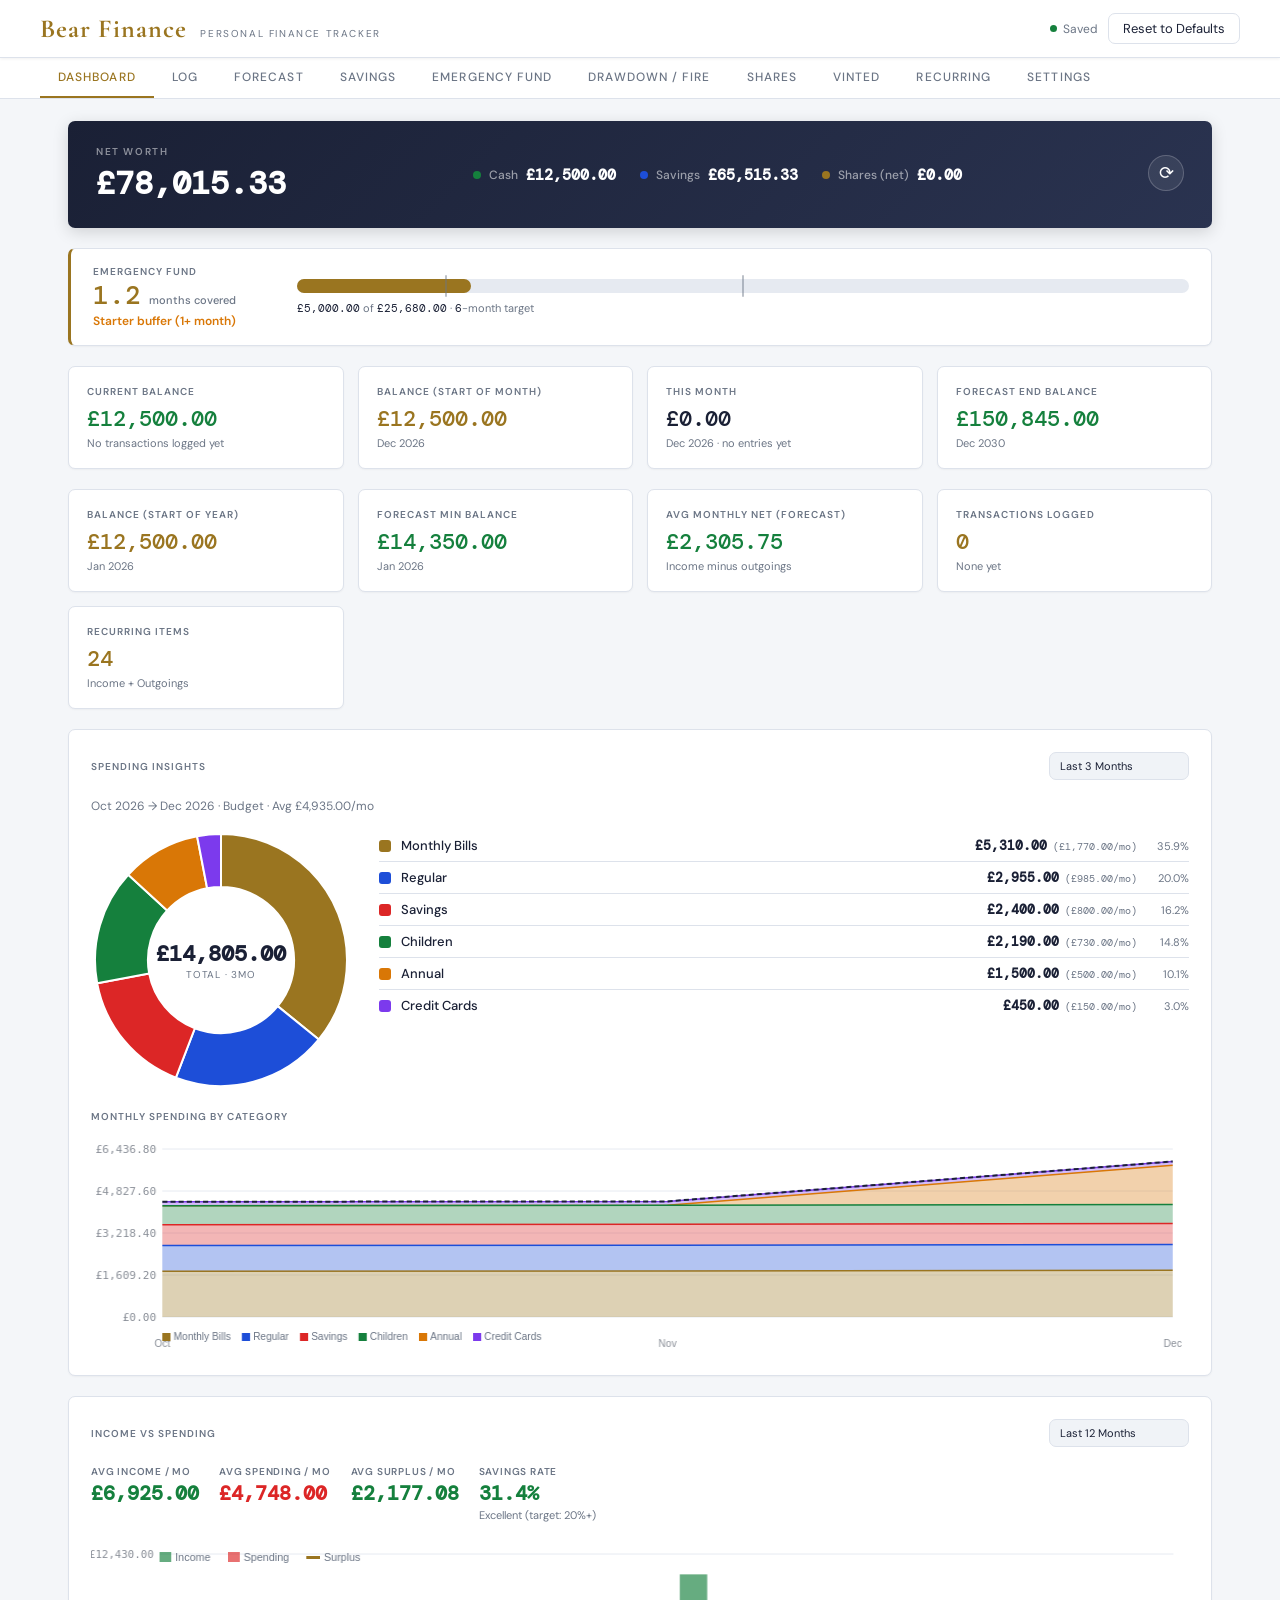
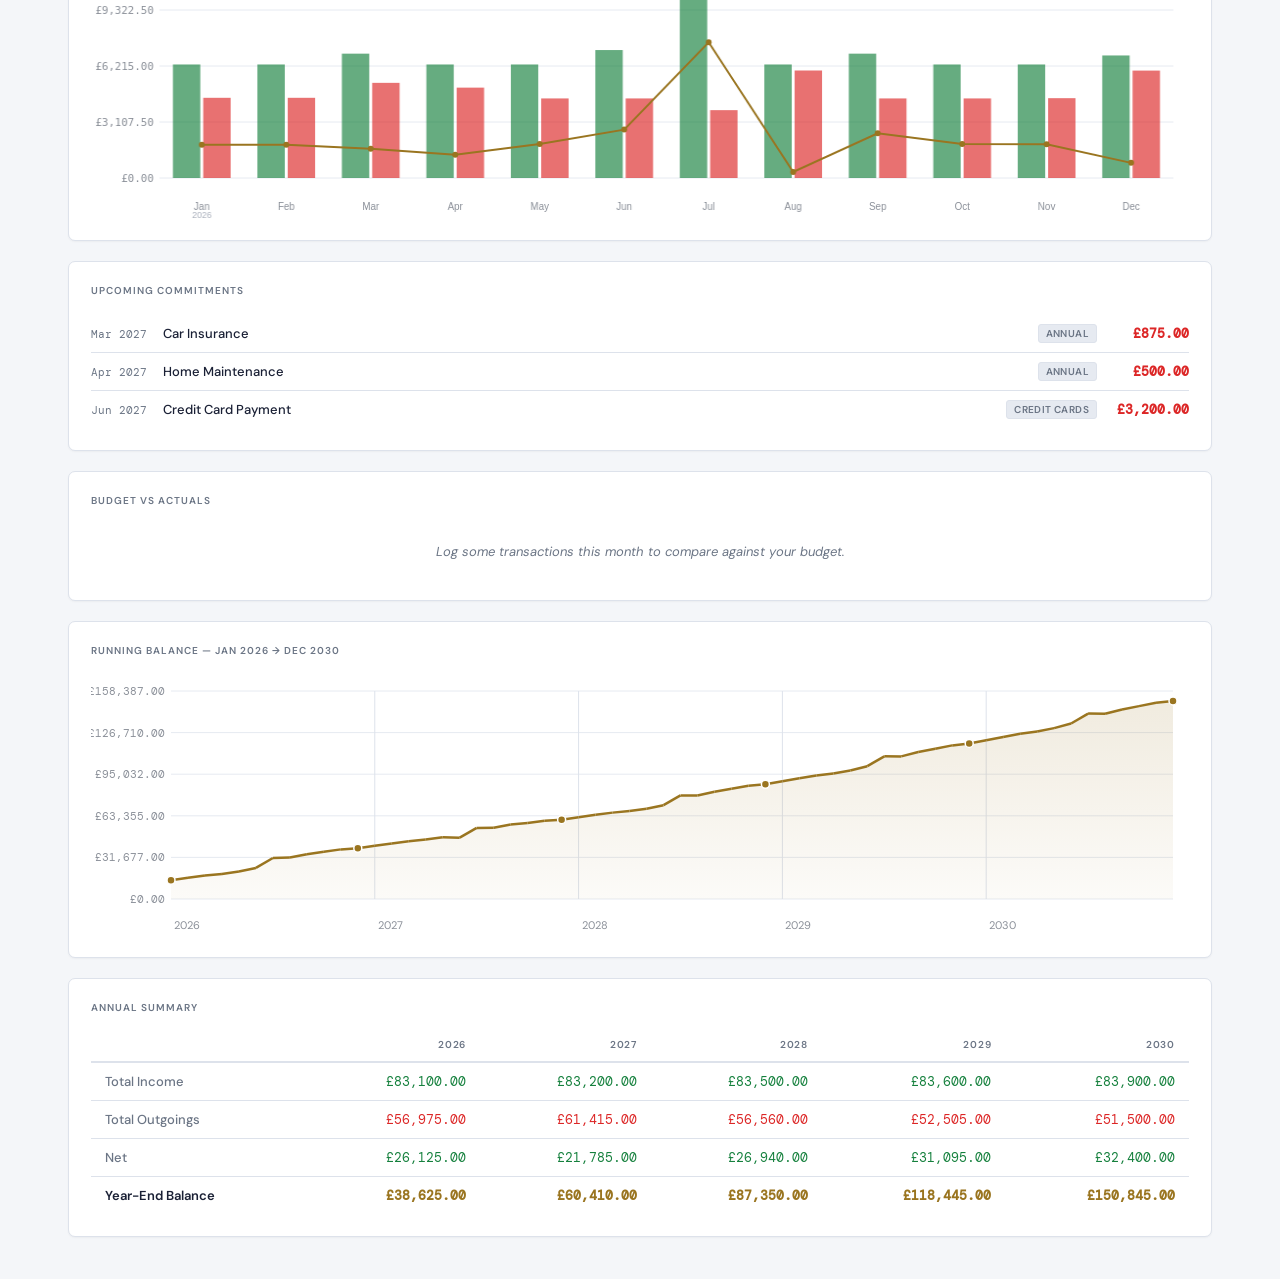
<file: docs/index.html>
<!DOCTYPE html>
<html lang="en">
<head>
<meta charset="UTF-8">
<meta name="viewport" content="width=device-width, initial-scale=1.0">
<title>Bear Finance</title>
<meta name="description" content="Personal finance forecast — track income, outgoings, savings and running balance over time.">
<meta name="theme-color" content="#3e2719">
<meta name="mobile-web-app-capable" content="yes">
<meta name="apple-mobile-web-app-status-bar-style" content="black-translucent">
<meta name="apple-mobile-web-app-title" content="Bear Finance">
<link rel="manifest" href="manifest.json">
<link rel="icon" type="image/png" sizes="192x192" href="icons/icon-192.png">
<link rel="apple-touch-icon" href="icons/icon-192.png">
<link rel="preconnect" href="https://fonts.googleapis.com">
<link href="https://fonts.googleapis.com/css2?family=Cormorant+Garamond:wght@400;600;700&family=DM+Sans:wght@300;400;500;600&family=DM+Mono:wght@400;500&display=swap" rel="stylesheet">
<link rel="stylesheet" href="css/app.css">
</head>
<body>

<header class="hdr">
  <div class="hdr-inner">
    <div class="brand">Bear Finance<span class="brand-sub">Personal Finance Tracker</span></div>
    <div class="hdr-right">
      <div class="save-badge"><div class="dot" id="sdot"></div><span id="stxt">Saved</span></div>
      <button class="btn" onclick="doReset()">Reset to Defaults</button>
    </div>
  </div>
</header>

<nav class="nav">
  <div class="nav-inner">
    <div class="ntab on" onclick="showTab('dashboard',this)">Dashboard</div>
    <div class="ntab" onclick="showTab('log',this)">Log</div>
    <div class="ntab" onclick="showTab('forecast',this)">Forecast</div>
    <div class="ntab" onclick="showTab('savings',this)">Savings</div>
    <div class="ntab" onclick="showTab('emergency',this)">Emergency Fund</div>
    <div class="ntab" onclick="showTab('drawdown',this)">Drawdown / FIRE</div>
    <div class="ntab" onclick="showTab('shares',this)">Shares</div>
    <div class="ntab" onclick="showTab('vinted',this)">Vinted</div>
    <div class="ntab" onclick="showTab('recurring',this)">Recurring</div>
    <div class="ntab" onclick="showTab('settings',this)">Settings</div>
  </div>
</nav>

<div class="content">

  <!-- DASHBOARD -->
  <div class="panel on" id="tab-dashboard">

    <div class="nw-banner">
      <div class="nw-main">
        <div class="nw-label">Net Worth</div>
        <div class="nw-value" id="nw-total">£0</div>
      </div>
      <div class="nw-breakdown">
        <div class="nw-item"><span class="nw-dot" style="background:var(--green)"></span><span class="nw-item-label">Cash</span><span class="nw-item-val" id="nw-cash">£0</span></div>
        <div class="nw-item"><span class="nw-dot" style="background:var(--blue)"></span><span class="nw-item-label">Savings</span><span class="nw-item-val" id="nw-savings">£0</span></div>
        <div class="nw-item"><span class="nw-dot" style="background:var(--gold)"></span><span class="nw-item-label">Shares (net)</span><span class="nw-item-val" id="nw-shares">£0</span></div>
      </div>
      <div class="nw-refresh">
        <button class="nw-refresh-btn" onclick="refreshMarketData()" id="nw-refresh-btn" title="Refresh market data">⟳</button>
        <div class="nw-updated" id="nw-updated">—</div>
      </div>
    </div>

    <!-- EMERGENCY FUND READINESS -->
    <div class="ef-dash" onclick="showTab('emergency',document.querySelectorAll('.ntab')[4])" title="Open Emergency Fund">
      <div class="ef-dash-left">
        <div class="ef-dash-label">Emergency Fund</div>
        <div class="ef-dash-months"><span id="ef-dash-months">0.0</span><span class="ef-dash-unit">months covered</span></div>
        <div class="ef-dash-status" id="ef-dash-status">—</div>
      </div>
      <div class="ef-dash-right">
        <div class="ef-track ef-track-sm">
          <div class="ef-fill" id="ef-dash-fill" style="width:0%"></div>
          <div class="ef-mark" style="left:calc(16.67% - 1px)"></div>
          <div class="ef-mark" style="left:calc(50% - 1px)"></div>
        </div>
        <div class="ef-dash-target"><span id="ef-dash-current">£0</span> of <span id="ef-dash-target">£0</span> · <span id="ef-dash-tmonths">6</span>-month target</div>
      </div>
    </div>

    <div class="stats">
      <div class="sc">
        <div class="sl">Current Balance</div>
        <div class="sv" id="sv-actual">£0</div>
        <div class="ss" id="ss-actual">Based on logged transactions</div>
      </div>
      <div class="sc">
        <div class="sl">Balance (Start of Month)</div>
        <div class="sv gld" id="sv-start-month">£0</div>
        <div class="ss" id="ss-start-month">—</div>
      </div>
      <div class="sc">
        <div class="sl">This Month</div>
        <div class="sv" id="sv-month">£0</div>
        <div class="ss" id="ss-month">—</div>
      </div>
      <div class="sc">
        <div class="sl">Forecast End Balance</div>
        <div class="sv" id="sv-end">£0</div>
        <div class="ss" id="ss-end">—</div>
      </div>
    </div>

    <div class="stats">
      <div class="sc">
        <div class="sl">Balance (Start of Year)</div>
        <div class="sv gld" id="sv-start-year">£0</div>
        <div class="ss" id="ss-start-year">—</div>
      </div>
      <div class="sc">
        <div class="sl">Forecast Min Balance</div>
        <div class="sv" id="sv-min">£0</div>
        <div class="ss" id="ss-min">—</div>
      </div>
      <div class="sc">
        <div class="sl">Avg Monthly Net (Forecast)</div>
        <div class="sv" id="sv-avg">£0</div>
        <div class="ss">Income minus outgoings</div>
      </div>
      <div class="sc">
        <div class="sl">Transactions Logged</div>
        <div class="sv gld" id="sv-txcount">0</div>
        <div class="ss" id="ss-txcount">—</div>
      </div>
      <div class="sc">
        <div class="sl">Recurring Items</div>
        <div class="sv gld" id="sv-budgetcount">0</div>
        <div class="ss">Income + Outgoings</div>
      </div>
    </div>

    <div class="card">
      <div class="card-title" style="display:flex;justify-content:space-between;align-items:center;flex-wrap:wrap;gap:8px">
        <span>Spending Insights</span>
        <select class="si" id="spend-range" style="width:140px;height:28px;font-size:11px" onchange="renderSpendingBreakdown()">
          <option value="1">Last Month</option>
          <option value="3" selected>Last 3 Months</option>
          <option value="6">Last 6 Months</option>
          <option value="12">Last 12 Months</option>
        </select>
      </div>
      <div id="spend-subtitle" style="font-size:12px;color:var(--dim);margin-bottom:16px"></div>
      <div class="spend-layout">
        <div class="spend-chart-wrap">
          <canvas id="spend-chart" width="260" height="260"></canvas>
          <div class="spend-chart-center" id="spend-center"></div>
        </div>
        <div class="spend-list" id="spend-list"></div>
      </div>
      <div style="margin-top:20px">
        <div style="font-size:10px;font-weight:600;text-transform:uppercase;letter-spacing:.1em;color:var(--dim);margin-bottom:10px">Monthly Spending by Category</div>
        <canvas id="spend-trend-chart"></canvas>
      </div>
      <div id="spend-empty" class="sav-empty" style="display:none">No outgoings to show. Add recurring items or log transactions.</div>
    </div>

    <!-- INCOME VS SPENDING + SAVINGS RATE -->
    <div class="card">
      <div class="card-title" style="display:flex;justify-content:space-between;align-items:center;flex-wrap:wrap;gap:8px">
        <span>Income vs Spending</span>
        <select class="si" id="ivs-range" style="width:140px;height:28px;font-size:11px" onchange="renderIncomeVsSpending()">
          <option value="6">Last 6 Months</option>
          <option value="12" selected>Last 12 Months</option>
        </select>
      </div>
      <div class="ivs-summary" id="ivs-summary"></div>
      <canvas id="ivs-chart"></canvas>
    </div>

    <!-- UPCOMING COMMITMENTS -->
    <div class="card">
      <div class="card-title">Upcoming Commitments</div>
      <div id="upcoming-list"></div>
      <div id="upcoming-empty" class="sav-empty" style="display:none">No large upcoming items in the next 6 months.</div>
    </div>

    <!-- BUDGET VS ACTUALS -->
    <div class="card">
      <div class="card-title" style="display:flex;justify-content:space-between;align-items:center;flex-wrap:wrap;gap:8px">
        <span>Budget vs Actuals</span>
        <span id="bva-subtitle" style="font-size:11px;color:var(--dim)"></span>
      </div>
      <div id="bva-list"></div>
      <div id="bva-empty" class="sav-empty" style="display:none">Log some transactions this month to compare against your budget.</div>
    </div>

    <div class="card">
      <div class="card-title" id="chart-title">Running Balance</div>
      <canvas id="bal-chart"></canvas>
    </div>

    <div class="card">
      <div class="card-title">Annual Summary</div>
      <table class="at" id="at"></table>
    </div>
  </div>

  <!-- LOG — daily transaction entry -->
  <div class="panel" id="tab-log">
    <div class="log-add card">
      <div class="card-title">Quick Add Transaction</div>
      <div class="log-form">
        <div class="log-form-row">
          <div class="sf">
            <label>Date</label>
            <input type="date" class="si" id="log-date" style="width:150px">
          </div>
          <div class="sf" style="flex:1">
            <label>Description</label>
            <input type="text" class="fi" id="log-desc" placeholder="e.g. Weekly shop, Salary June…" style="height:36px">
          </div>
          <div class="sf">
            <label>Amount</label>
            <div class="sf-row">
              <select class="si" id="log-cur" style="width:72px" onchange="updateLogAmtLabel()"></select>
              <input type="number" class="si si-num" id="log-amt" step="0.01" min="0" placeholder="0.00">
            </div>
          </div>
        </div>
        <div class="log-form-row">
          <div class="sf">
            <label>Type</label>
            <div class="log-type-toggle">
              <button class="btn log-type-btn active" id="log-type-out" onclick="setLogType('outgoing')">Outgoing</button>
              <button class="btn log-type-btn" id="log-type-inc" onclick="setLogType('income')">Income</button>
            </div>
          </div>
          <div class="sf" style="flex:1">
            <label>Category</label>
            <input type="text" class="fi" id="log-cat" list="log-cat-list" placeholder="e.g. Food & Groceries" style="height:36px">
            <datalist id="log-cat-list"></datalist>
          </div>
          <div class="sf">
            <button class="btn btn-g" style="height:36px;margin-top:19px;padding:0 24px" onclick="addTransaction()">+ Add</button>
          </div>
        </div>
      </div>
    </div>

    <div class="log-summary" id="log-summary"></div>

    <div class="card">
      <div class="card-title" style="display:flex;justify-content:space-between;align-items:center">
        <span>Transaction History</span>
        <div style="display:flex;gap:8px;align-items:center">
          <select class="si" id="log-filter-month" style="width:130px;height:28px;font-size:11px" onchange="renderLog()">
            <option value="all">All Months</option>
          </select>
          <select class="si" id="log-filter-type" style="width:100px;height:28px;font-size:11px" onchange="renderLog()">
            <option value="all">All Types</option>
            <option value="income">Income</option>
            <option value="outgoing">Outgoing</option>
          </select>
        </div>
      </div>
      <div id="log-list"></div>
      <div id="log-empty" class="sav-empty" style="display:none">No transactions logged yet. Use the form above to add your first entry.</div>
    </div>
  </div>

  <!-- FORECAST -->
  <div class="panel" id="tab-forecast">
    <div class="fw"><table class="ft" id="ft"></table></div>
  </div>

  <!-- RECURRING -->
  <div class="panel" id="tab-recurring">
    <div class="il">
      <div class="ip">
        <div class="iph"><div class="ipt">Recurring Income</div><button class="btn btn-sm btn-g" onclick="openAdd('income')">+ Add</button></div>
        <div id="inc-list"></div>
      </div>
      <div class="ip">
        <div class="iph"><div class="ipt">Recurring Outgoings</div><button class="btn btn-sm btn-g" onclick="openAdd('outgoings')">+ Add</button></div>
        <div id="out-list"></div>
      </div>
    </div>
  </div>

  <!-- SAVINGS -->
  <div class="panel" id="tab-savings">

    <div class="sav-settings">
      <div class="sf">
        <label>Starting Savings Value (<span class="cur-sym">£</span>)</label>
        <div class="sf-row">
          <input type="number" class="si si-num" id="sav-start" step="0.01" placeholder="0.00" onchange="applySavingsCfg()">
        </div>
      </div>
      <div class="sf">
        <label>Expected Annual Growth (%)</label>
        <div class="sf-row">
          <input type="number" class="si" style="width:110px" id="sav-growth" step="0.1" min="0" max="100" placeholder="0.0" onchange="applySavingsCfg()">
        </div>
      </div>
      <div class="settings-note">Tag outgoing items as category <strong style="color:var(--gold)">Savings</strong> to include them here</div>
    </div>

    <div class="sav-stats">
      <div class="sc"><div class="sl">Opening Savings</div><div class="sv gld" id="sav-sv-open">£0</div><div class="ss" id="sav-ss-open">—</div></div>
      <div class="sc"><div class="sl">Total Contributions</div><div class="sv pos" id="sav-sv-contrib">£0</div><div class="ss">Over forecast period</div></div>
      <div class="sc"><div class="sl">Total Growth Earned</div><div class="sv pos" id="sav-sv-growth">£0</div><div class="ss" id="sav-ss-growth">—</div></div>
      <div class="sc"><div class="sl">Projected Final Value</div><div class="sv gld" id="sav-sv-end">£0</div><div class="ss" id="sav-ss-end">—</div></div>
    </div>

    <div class="card">
      <div class="card-title" id="sav-chart-title">Savings Growth</div>
      <canvas id="sav-chart"></canvas>
    </div>

    <div class="card">
      <div class="card-title">Annual Breakdown</div>
      <table class="sat" id="sat"></table>
    </div>

    <div class="card" style="margin-bottom:20px">
      <div class="card-title">Monthly Detail</div>
      <div class="smt-wrap"><table class="smt" id="smt"></table></div>
    </div>

    <div class="sav-items-list" id="sav-items-panel">
      <div class="sav-items-hdr">Contributing Items (category: Savings)</div>
      <div id="sav-items-body"></div>
    </div>

  </div>

  <!-- EMERGENCY FUND -->
  <div class="panel" id="tab-emergency">

    <!-- HERO -->
    <div class="card ef-hero">
      <div class="ef-hero-top">
        <div>
          <div class="card-title" style="margin-bottom:6px">Emergency Fund Readiness</div>
          <div class="ef-hero-months"><span id="ef-months">0.0</span> <span class="ef-hero-unit">months of essential expenses covered</span></div>
        </div>
        <div class="ef-badge" id="ef-badge">—</div>
      </div>

      <div class="ef-bar-wrap">
        <div class="ef-track">
          <div class="ef-fill" id="ef-fill" style="width:0%"></div>
          <div class="ef-marks" id="ef-marks"></div>
        </div>
        <div class="ef-marks-lbls" id="ef-marks-lbls"></div>
      </div>

      <div class="ef-hero-foot">
        <span><strong id="ef-foot-current">£0</strong> saved</span>
        <span id="ef-foot-gap">—</span>
        <span><strong id="ef-foot-target">£0</strong> target</span>
      </div>
    </div>

    <!-- STAT CARDS -->
    <div class="sav-stats">
      <div class="sc"><div class="sl">Current Fund</div><div class="sv gld" id="ef-sv-current">£0</div><div class="ss" id="ef-ss-current">—</div></div>
      <div class="sc"><div class="sl">Monthly Essential Expenses</div><div class="sv" id="ef-sv-monthly">£0</div><div class="ss" id="ef-ss-monthly">—</div></div>
      <div class="sc"><div class="sl">Target (<span id="ef-sv-tmonths">6</span> months)</div><div class="sv gld" id="ef-sv-target">£0</div><div class="ss" id="ef-ss-target">—</div></div>
      <div class="sc"><div class="sl" id="ef-sl-gap">Still to Save</div><div class="sv" id="ef-sv-gap">£0</div><div class="ss" id="ef-ss-gap">—</div></div>
    </div>

    <!-- CONFIG -->
    <div class="card">
      <div class="card-title">Configure Your Target</div>

      <div class="ef-cfg-block">
        <label class="ef-cfg-label">How many months do you want to cover?</label>
        <div class="ef-preset-row">
          <button class="btn ef-preset" data-m="3" onclick="setEfMonths(3)">3 months<span>Basic</span></button>
          <button class="btn ef-preset" data-m="6" onclick="setEfMonths(6)">6 months<span>Recommended</span></button>
          <button class="btn ef-preset" data-m="9" onclick="setEfMonths(9)">9 months<span>Cautious</span></button>
          <button class="btn ef-preset" data-m="12" onclick="setEfMonths(12)">12 months<span>Variable income</span></button>
        </div>
        <div class="sf" style="margin-top:10px">
          <label>Custom (months)</label>
          <input type="number" class="si si-num" style="width:110px" id="ef-months-input" min="1" max="36" step="1" onchange="applyEfCfg()">
        </div>
      </div>

      <div class="ef-cfg-block">
        <label class="ef-cfg-label">How much have you saved for emergencies?</label>
        <div class="ef-seg" id="ef-source-seg">
          <button class="ef-seg-btn" data-v="manual" onclick="setEfSource('manual')">Enter amount</button>
          <button class="ef-seg-btn" data-v="savings" onclick="setEfSource('savings')">Use Savings balance</button>
        </div>
        <div class="sf" id="ef-current-wrap" style="margin-top:10px">
          <label>Current emergency fund (<span class="cur-sym">£</span>)</label>
          <input type="number" class="si si-num" id="ef-current-input" step="0.01" min="0" placeholder="0.00" onchange="applyEfCfg()">
        </div>
        <div class="settings-note" id="ef-savings-note" style="display:none;margin-top:8px">Linked to your <strong style="color:var(--gold)">Savings</strong> opening balance — update it on the Savings tab.</div>
      </div>

      <div class="ef-cfg-block" style="border-bottom:none;padding-bottom:0">
        <label class="ef-cfg-label">What counts as an "essential" monthly expense?</label>
        <div class="ef-seg" id="ef-expense-seg">
          <button class="ef-seg-btn" data-v="auto" onclick="setEfExpenseMode('auto')">Automatic</button>
          <button class="ef-seg-btn" data-v="items" onclick="setEfExpenseMode('items')">Choose items</button>
          <button class="ef-seg-btn" data-v="manual" onclick="setEfExpenseMode('manual')">Enter manually</button>
        </div>
        <div class="settings-note" id="ef-expense-hint" style="margin-top:8px"></div>
        <div class="sf" id="ef-manual-wrap" style="margin-top:10px;display:none">
          <label>Monthly essential expenses (<span class="cur-sym">£</span>)</label>
          <input type="number" class="si si-num" id="ef-manual-input" step="0.01" min="0" placeholder="0.00" onchange="applyEfCfg()">
        </div>
        <div id="ef-item-picker" class="ef-item-picker" style="display:none"></div>
      </div>
    </div>

    <!-- CONTRIBUTING ITEMS -->
    <div class="sav-items-list" id="ef-items-panel">
      <div class="sav-items-hdr">Essential Expenses Included (monthly equivalent)</div>
      <div id="ef-items-body"></div>
    </div>

    <!-- THEORY -->
    <div class="card ef-theory">
      <div class="card-title">Why an emergency fund?</div>
      <p>An emergency fund is cash set aside to cover life's surprises — a job loss, a medical bill, a boiler that dies in winter — <strong>without reaching for debt</strong>. The widely-taught rule is to hold <strong>3 to 6 months of your essential living expenses</strong> in easy-access savings before investing more aggressively.</p>
      <div class="ef-tiers">
        <div class="ef-tier"><div class="ef-tier-n">1 month</div><div class="ef-tier-d"><strong>Starter buffer.</strong> A first cushion so a single surprise doesn't go on a credit card.</div></div>
        <div class="ef-tier"><div class="ef-tier-n">3 months</div><div class="ef-tier-d"><strong>Basic security.</strong> Suitable if you have a stable job or a dual-income household.</div></div>
        <div class="ef-tier"><div class="ef-tier-n">6 months</div><div class="ef-tier-d"><strong>Strong security.</strong> The common default — gives real breathing room to recover from job loss.</div></div>
        <div class="ef-tier"><div class="ef-tier-n">12 months</div><div class="ef-tier-d"><strong>Extra caution.</strong> Sensible for a single income, self-employment or variable earnings.</div></div>
      </div>
      <p class="ef-sources"><strong>Sources:</strong> Rebel Finance School (Alan &amp; Katie Donegan) — calculate your actual monthly expenses, then hold 3–6× that as a safety net before investing. The same 3–6 month guidance is echoed by Dave Ramsey, JL Collins (<em>The Simple Path to Wealth</em>) and ChooseFI; Suze Orman suggests up to 8–12 months for those with dependants or variable income.</p>
    </div>

  </div>

  <!-- DRAWDOWN / FIRE -->
  <div class="panel" id="tab-drawdown">

    <!-- HERO -->
    <div class="card ef-hero">
      <div class="ef-hero-top">
        <div>
          <div class="card-title" style="margin-bottom:6px">Portfolio Drawdown — Monte Carlo Plan</div>
          <div class="ef-hero-months"><span id="dd-success">0</span><span class="ef-hero-unit">% chance your money lasts to age <span id="dd-horizon-lbl">95</span></span></div>
        </div>
        <div class="ef-badge" id="dd-badge">—</div>
      </div>
      <div class="dd-hero-sub" id="dd-hero-sub">—</div>
    </div>

    <!-- STAT CARDS -->
    <div class="sav-stats">
      <div class="sc"><div class="sl">Current Investable Pot</div><div class="sv gld" id="dd-sv-pot">£0</div><div class="ss" id="dd-ss-pot">—</div></div>
      <div class="sc"><div class="sl">FIRE Number</div><div class="sv" id="dd-sv-fire">£0</div><div class="ss" id="dd-ss-fire">—</div></div>
      <div class="sc"><div class="sl">Annual Expenses</div><div class="sv" id="dd-sv-exp">£0</div><div class="ss" id="dd-ss-exp">—</div></div>
      <div class="sc"><div class="sl">Sustainable Net Spend</div><div class="sv gld" id="dd-sv-sus">£0</div><div class="ss" id="dd-ss-sus">—</div></div>
    </div>

    <!-- FIRE PROGRESS -->
    <div class="card">
      <div class="card-title">Progress to Financial Independence</div>
      <div class="ef-track"><div class="ef-fill" id="dd-fire-fill" style="width:0%"></div></div>
      <div class="ef-hero-foot" style="margin-top:14px">
        <span><strong id="dd-fire-current">£0</strong> now</span>
        <span id="dd-fire-eta">—</span>
        <span><strong id="dd-fire-target">£0</strong> FIRE number</span>
      </div>
    </div>

    <!-- FAN CHART -->
    <div class="card">
      <div class="card-title" id="dd-chart-title">Projected Portfolio Value (real, today's money)</div>
      <canvas id="dd-chart"></canvas>
      <div class="dd-legend">
        <span><i class="dd-key dd-key-band"></i>10th–90th percentile range</span>
        <span><i class="dd-key dd-key-median"></i>Median outcome</span>
        <span><i class="dd-key dd-key-retire"></i>Retirement starts</span>
      </div>
    </div>

    <!-- CONFIG -->
    <div class="card">
      <div class="card-title">Configure Your Plan</div>

      <div class="ef-cfg-block">
        <label class="ef-cfg-label">Where will you be tax-resident in drawdown?</label>
        <div class="ef-seg" id="dd-loc-seg">
          <button class="ef-seg-btn" data-v="UK" onclick="setDdLocation('UK')">🇬🇧 United Kingdom</button>
          <button class="ef-seg-btn" data-v="France" onclick="setDdLocation('France')">🇫🇷 France</button>
        </div>
      </div>

      <div class="ef-cfg-block">
        <label class="ef-cfg-label">Starting investable pot</label>
        <div class="ef-seg" id="dd-pot-seg">
          <button class="ef-seg-btn" data-v="auto" onclick="setDdPotSource('auto')">Use my savings + shares</button>
          <button class="ef-seg-btn" data-v="manual" onclick="setDdPotSource('manual')">Enter manually</button>
        </div>
        <div class="dd-grid" style="margin-top:12px">
          <div class="sf" id="dd-manualpot-wrap"><label>Manual pot (<span class="cur-sym">£</span>)</label><input type="number" class="si si-num" id="dd-manualpot" step="1000" min="0" onchange="applyDdCfg()"></div>
          <label class="dd-check" id="dd-cash-wrap"><input type="checkbox" id="dd-includecash" onchange="applyDdCfg()"><span>Include current cash balance in the pot</span></label>
        </div>
      </div>

      <div class="ef-cfg-block">
        <label class="ef-cfg-label">Annual living expenses (in drawdown)</label>
        <div class="ef-seg" id="dd-exp-seg">
          <button class="ef-seg-btn" data-v="auto" onclick="setDdExpenseSource('auto')">From my outgoings</button>
          <button class="ef-seg-btn" data-v="manual" onclick="setDdExpenseSource('manual')">Enter manually</button>
        </div>
        <div class="sf" id="dd-manualexp-wrap" style="margin-top:12px"><label>Annual expenses (<span class="cur-sym">£</span>)</label><input type="number" class="si si-num" id="dd-manualexp" step="500" min="0" onchange="applyDdCfg()"></div>
        <div class="settings-note" id="dd-exp-hint" style="margin-top:8px"></div>
      </div>

      <div class="ef-cfg-block">
        <label class="ef-cfg-label">Timeline &amp; assumptions</label>
        <div class="dd-grid">
          <div class="sf"><label>Current age</label><input type="number" class="si" id="dd-curage" min="18" max="90" step="1" onchange="applyDdCfg()"></div>
          <div class="sf"><label>Retire / drawdown age</label><input type="number" class="si" id="dd-retage" min="18" max="90" step="1" onchange="applyDdCfg()"></div>
          <div class="sf"><label>Plan until age</label><input type="number" class="si" id="dd-horage" min="60" max="110" step="1" onchange="applyDdCfg()"></div>
          <div class="sf"><label>Inflation (%/yr)</label><input type="number" class="si" id="dd-infl" step="0.1" onchange="applyDdCfg()"></div>
          <div class="sf"><label>Expected return (%/yr, nominal)</label><input type="number" class="si" id="dd-ret" step="0.1" onchange="applyDdCfg()"></div>
          <div class="sf"><label>Volatility (%/yr)</label><input type="number" class="si" id="dd-vol" step="0.5" onchange="applyDdCfg()"></div>
          <div class="sf"><label>Withdrawal rate (%)</label><input type="number" class="si" id="dd-swr" step="0.1" onchange="applyDdCfg()"></div>
          <div class="sf"><label>Annual contribution until retirement (<span class="cur-sym">£</span>)</label><input type="number" class="si si-num" id="dd-contrib" step="500" min="0" onchange="applyDdCfg()"></div>
          <div class="sf"><label>Taxable gain fraction (%)</label><input type="number" class="si" id="dd-gainfrac" min="0" max="100" step="5" onchange="applyDdCfg()"></div>
          <div class="sf"><label>Monte Carlo runs</label><input type="number" class="si" id="dd-runs" min="100" max="5000" step="100" onchange="applyDdCfg()"></div>
        </div>
      </div>

      <div class="ef-cfg-block">
        <label class="ef-cfg-label">Pensions &amp; guaranteed income</label>
        <div class="dd-pen-group">
          <div class="dd-pen-hdr"><span>Income streams — state / DB pensions (reduce your ETF drawdown)</span><button class="btn btn-sm btn-g" onclick="addPensionStream()">+ Add income</button></div>
          <div id="dd-pen-streams"></div>
        </div>
        <div class="dd-pen-group" style="margin-top:16px">
          <div class="dd-pen-hdr"><span>Pension pots — workplace / SIPP / PER (unlock into your pot)</span><button class="btn btn-sm btn-g" onclick="addPensionPot()">+ Add pot</button></div>
          <div id="dd-pen-pots"></div>
        </div>
        <div class="settings-note" style="margin-top:8px">Income streams start at their own age and are netted off your expenses. Pots grow with the market until their access age, then a tax-free lump sum + the taxed remainder fold into your drawdown pot.</div>
      </div>

      <div class="ef-cfg-block" style="border-bottom:none;padding-bottom:0">
        <label class="ef-cfg-label">Tax wrapper allocation <span id="dd-wrap-loc" style="color:var(--gold)"></span></label>
        <div id="dd-wrappers"></div>
        <div class="settings-note" id="dd-wrap-total" style="margin-top:6px"></div>
      </div>
    </div>

    <!-- TAX CARD -->
    <div class="card">
      <div class="card-title">Tax Treatment — <span id="dd-tax-loc" style="color:var(--gold)"></span></div>
      <div class="dd-tax-eff">Blended effective tax on gains: <strong id="dd-tax-rate">0%</strong> · Annual allowance: <strong id="dd-tax-allow">—</strong></div>
      <div id="dd-tax-breakdown"></div>
      <p class="ef-sources" id="dd-tax-sources"></p>
    </div>

    <!-- THEORY -->
    <div class="card ef-theory">
      <div class="card-title">How drawdown &amp; the 4% rule work</div>
      <p>Once your investments reach roughly <strong>25× your annual spending</strong>, you can begin <strong>drawing down</strong> — selling a slice of your ETF portfolio each year to live on. The classic <strong>4% rule</strong> (from the <em>Trinity Study</em>) suggests withdrawing 4% of the starting pot, rising with inflation, has historically lasted 30+ years. A Monte Carlo simulation stress-tests this against <strong>thousands of randomised market sequences</strong> so you see a probability of success, not a single rosy line.</p>
      <div class="ef-tiers">
        <div class="ef-tier"><div class="ef-tier-n">4% / 25×</div><div class="ef-tier-d"><strong>Baseline FIRE.</strong> £40k/yr of spending needs a ~£1,000,000 pot.</div></div>
        <div class="ef-tier"><div class="ef-tier-n">3.5%</div><div class="ef-tier-d"><strong>Conservative.</strong> Rebel Finance School favours a safer rate for early, long retirements.</div></div>
        <div class="ef-tier"><div class="ef-tier-n">Sequence risk</div><div class="ef-tier-d"><strong>The real danger.</strong> A crash in the first few drawdown years does the most damage — which Monte Carlo captures.</div></div>
        <div class="ef-tier"><div class="ef-tier-n">Tax wrappers</div><div class="ef-tier-d"><strong>Keep more.</strong> ISA/SIPP (UK) or PEA/Assurance Vie (France) shelter gains and lift your sustainable spend.</div></div>
      </div>
      <p class="ef-sources"><strong>Sources:</strong> Rebel Finance School (Alan &amp; Katie Donegan), the Trinity Study (4% safe withdrawal rate), JL Collins <em>The Simple Path to Wealth</em> and ChooseFI. Tax rules per HMRC (ISA/SIPP/CGT allowances) and French PFU / PEA / Assurance Vie regimes (31.4% flat tax from 2025). This is a planning model, not financial advice.</p>
    </div>

  </div>

  <!-- SHARES -->
  <div class="panel" id="tab-shares">
    <div id="sh-auto-status" class="sh-status" style="padding:0 0 12px"></div>
    <div id="sh-view"></div>
  </div>

  <!-- VINTED -->
  <div class="panel" id="tab-vinted">
    <div class="card">
      <div class="card-title">Log a Sale</div>
      <div style="display:flex;gap:14px;flex-wrap:wrap;align-items:flex-end">
        <div class="sf">
          <label>Date</label>
          <input type="date" class="si" id="vin-date" style="width:150px">
        </div>
        <div class="sf" style="flex:1;min-width:180px">
          <label>Item Description</label>
          <input type="text" class="fi" id="vin-desc" placeholder="e.g. Zara jacket, Nike trainers…" style="height:36px">
        </div>
        <div class="sf">
          <label>Sale Price (<span class="cur-sym">€</span>)</label>
          <input type="number" class="si si-num" id="vin-price" step="0.01" min="0" placeholder="0.00">
        </div>
        <div class="sf">
          <label>Seller</label>
          <input type="text" class="fi" id="vin-seller" list="vin-seller-list" placeholder="Who sold it?" style="height:36px;width:140px">
          <datalist id="vin-seller-list"></datalist>
        </div>
        <button class="btn btn-g" style="height:36px" onclick="addVintedSale()">+ Add Sale</button>
      </div>
    </div>

    <div class="stats" id="vin-stats"></div>

    <div class="card">
      <div class="card-title" style="display:flex;justify-content:space-between;align-items:center;flex-wrap:wrap;gap:8px">
        <span>Monthly Sales</span>
        <select class="si" id="vin-range" style="width:130px;height:28px;font-size:11px" onchange="renderVinted()">
          <option value="6">Last 6 Months</option>
          <option value="12" selected>Last 12 Months</option>
          <option value="0">All Time</option>
        </select>
      </div>
      <canvas id="vin-chart"></canvas>
    </div>

    <div class="card">
      <div class="card-title" style="display:flex;justify-content:space-between;align-items:center;flex-wrap:wrap;gap:8px">
        <span>All Sales</span>
        <span id="vin-count" style="font-size:11px;color:var(--dim)"></span>
      </div>
      <div id="vin-list"></div>
      <div id="vin-empty" class="sav-empty" style="display:none">No sales logged yet. Use the form above to add your first sale.</div>
    </div>
  </div>

  <!-- SETTINGS -->
  <div class="panel" id="tab-settings">
    <div class="settings-page">
      <div class="settings-section">
        <div class="settings-section-title">Currency</div>
        <div class="settings-section-desc">Choose the base currency for totals, charts and balances. Individual items can use a different currency — they'll be converted using the exchange rates below.</div>
        <div class="sf">
          <label>Base / Display Currency</label>
          <select class="si" id="set-currency" style="width:260px" onchange="applySettings()"></select>
        </div>
      </div>

      <div class="settings-section" id="fx-section">
        <div class="settings-section-title">Exchange Rates</div>
        <div class="settings-section-desc">Rates used to convert foreign-currency items into your base currency. These are set as: <strong>1 foreign unit = ? base units</strong>.</div>
        <div id="fx-rates-list"></div>
        <div id="fx-no-foreign" class="fx-empty" style="display:none">No items use a foreign currency yet. Edit an item and change its currency to see rates here.</div>
        <div style="display:flex;gap:10px;align-items:center;margin-top:14px;flex-wrap:wrap">
          <button class="btn btn-g" id="fx-fetch-btn" onclick="doFetchRates()">⟳ Fetch Live Rates</button>
          <span id="fx-status" style="font-size:11px;color:var(--dim)"></span>
        </div>
      </div>

      <div class="settings-section">
        <div class="settings-section-title">Forecast</div>
        <div class="settings-section-desc">Starting balance, period and month for the forecast projection.</div>
        <div style="display:flex;gap:20px;flex-wrap:wrap">
          <div class="sf">
            <label>Starting Balance (<span id="set-cur-label">£</span>)</label>
            <input type="number" class="si si-num" id="set-bal" step="0.01" onchange="applySettingsForecast()" placeholder="0.00">
          </div>
          <div class="sf">
            <label>Starting Month</label>
            <div class="sf-row">
              <select class="si si-mon" id="set-mon" onchange="applySettingsForecast()"></select>
              <select class="si si-yr" id="set-yr" onchange="applySettingsForecast()"></select>
            </div>
          </div>
          <div class="sf">
            <label>Forecast Period</label>
            <select class="si si-fy" id="set-fy" onchange="applySettingsForecast()">
              <option value="1">1 Year</option><option value="2">2 Years</option><option value="3">3 Years</option>
              <option value="4">4 Years</option><option value="5" selected>5 Years</option><option value="6">6 Years</option>
              <option value="7">7 Years</option><option value="8">8 Years</option><option value="9">9 Years</option>
              <option value="10">10 Years</option>
            </select>
          </div>
        </div>
      </div>

      <div class="settings-section">
        <div class="settings-section-title">Share Portfolios</div>
        <div class="settings-section-desc">Add portfolios for each person/company. Price history is fetched automatically per ticker.</div>
        <div id="sh-portfolios-settings"></div>
        <button class="btn btn-g" style="margin-top:12px" onclick="addPortfolio()">+ Add Portfolio</button>
      </div>

      <div class="settings-section">
        <div class="settings-section-title">Data</div>
        <div class="settings-section-desc">Export your data as JSON backup, or import a previous backup.</div>
        <div style="display:flex;gap:10px;flex-wrap:wrap">
          <button class="btn" onclick="exportData()">⬇ Export JSON</button>
          <button class="btn" onclick="document.getElementById('import-file').click()">⬆ Import JSON</button>
          <input type="file" id="import-file" accept=".json" style="display:none" onchange="importData(this)">
          <button class="btn btn-del" onclick="doReset()">Reset to Defaults</button>
        </div>
      </div>

      <div class="settings-section">
        <div class="settings-section-title">Cloud Sync</div>
        <div class="settings-section-desc">
          Sync your data across all devices via a private GitHub Gist. Works on PC, Android, iPhone — anywhere.
          Your data is stored in a <strong>private Gist</strong> accessible only with your token.
        </div>

        <!-- Gist sync: universal, works on all devices -->
        <div id="gist-sync-setup" style="display:none">
          <div style="font-size:10px;font-weight:600;text-transform:uppercase;letter-spacing:.08em;color:var(--dim);margin-bottom:8px">GitHub Gist Sync</div>
          <div class="fg">
            <label class="fl">Personal Access Token <span style="font-weight:400;text-transform:none;letter-spacing:0">(gist scope only — <a href="https://github.com/settings/tokens/new?scopes=gist&description=Cashflow+PWA+Sync" target="_blank" style="color:var(--gold)">create one here</a>)</span></label>
            <div style="display:flex;gap:8px">
              <input type="password" class="fi" id="gist-pat" placeholder="ghp_xxxxxxxxxxxxxxxxxxxx" style="flex:1;font-family:'DM Mono',monospace;font-size:12px">
              <button class="btn btn-g" onclick="connectGistSync()">Connect</button>
            </div>
          </div>
          <div class="sh-status" id="gist-setup-status"></div>
        </div>

        <div id="gist-sync-active" style="display:none">
          <div style="display:flex;gap:10px;align-items:center;flex-wrap:wrap;margin-bottom:10px">
            <div class="sync-folder-badge">☁ Gist Sync Active</div>
            <button class="btn btn-sm" onclick="gistSyncNow()">⟳ Sync Now</button>
            <button class="btn btn-sm btn-del" onclick="disconnectGistSync()">Disconnect</button>
          </div>
          <div class="sh-status" id="gist-sync-status"></div>
          <div style="margin-top:10px">
            <label style="font-size:12px;color:var(--dim);display:flex;align-items:center;gap:6px;cursor:pointer">
              <input type="checkbox" id="gist-auto-sync" onchange="toggleGistAutoSync()" checked> Auto-sync on every save
            </label>
          </div>
        </div>

        <!-- Fallback: file-based sync -->
        <div style="margin-top:16px;padding-top:16px;border-top:1px solid var(--border)">
          <div style="font-size:10px;font-weight:600;text-transform:uppercase;letter-spacing:.08em;color:var(--dim);margin-bottom:8px">Manual Backup</div>
          <div style="display:flex;gap:10px;flex-wrap:wrap">
            <button class="btn" onclick="syncSaveFile()">⬇ Download Backup</button>
            <button class="btn" onclick="document.getElementById('sync-load-file').click()">⬆ Load Backup</button>
            <input type="file" id="sync-load-file" accept=".json" style="display:none" onchange="syncLoadFile(this)">
          </div>
        </div>
      </div>
      <div class="settings-section" style="background:var(--s2)">
        <div style="display:flex;justify-content:space-between;align-items:center;flex-wrap:wrap;gap:10px">
          <div>
            <div style="font-size:11px;color:var(--dim)">Bear Finance</div>
            <div style="font-family:'DM Mono',monospace;font-size:13px;font-weight:600;color:var(--text)" id="app-version"></div>
          </div>
          <button class="btn btn-del" onclick="forceRefresh()">🔄 Force Refresh</button>
        </div>
      </div>
    </div>
  </div>

</div>
<div class="mo" id="imod" onclick="if(event.target===this)closeModal()">
  <div class="md">
    <div class="mt" id="mod-title">Edit Item</div>
    <input type="hidden" id="mod-type"><input type="hidden" id="mod-id">
    <div class="fg"><label class="fl">Name</label><input type="text" class="fi" id="mod-name"></div>
    <div class="fg"><label class="fl">Category</label><input type="text" class="fi" id="mod-cat" list="cat-list"><datalist id="cat-list"></datalist></div>
    <div class="fg">
      <label class="fl">Frequency</label>
      <div style="display:flex;gap:10px;align-items:center">
        <select class="si" id="mod-freq" style="width:180px" onchange="updateFreqUI()">
          <option value="monthly">Monthly</option>
          <option value="weekly">Weekly</option>
          <option value="fortnightly">Fortnightly</option>
          <option value="quarterly">Quarterly</option>
          <option value="bi-annual">Bi-Annual (twice a year)</option>
          <option value="annual">Annual</option>
          <option value="one-off">One-off</option>
        </select>
        <select class="si" id="mod-freq-month" style="width:110px;display:none"></select>
        <span id="mod-freq-hint" style="font-size:11px;color:var(--dim)"></span>
      </div>
    </div>
    <div class="fg">
      <label class="fl">Item Currency</label>
      <div style="display:flex;gap:10px;align-items:center">
        <select class="si" id="mod-currency" style="width:240px" onchange="updateModalCurrencyHint()"></select>
        <span class="mod-fx-hint" id="mod-fx-hint" style="font-size:11px;color:var(--dim)"></span>
      </div>
    </div>
    <div class="fg"><label class="fl"><span id="mod-base-label">Base Monthly Amount</span> (<span class="mod-cur-sym cur-sym">£</span>)</label><input type="number" class="fi" id="mod-base" step="0.01" min="0"></div>
    <div class="fg">
      <label class="fl">Monthly Overrides <span style="font-weight:400;text-transform:none;letter-spacing:0;font-style:italic">(values that differ from the base)</span></label>
      <div class="ovr-list" id="ovr-list"></div>
      <div class="add-ovr">
        <select class="fi" id="ovr-mon" style="flex:1;max-width:168px;cursor:pointer"></select>
        <button class="btn btn-sm btn-g" onclick="addOverride()">Add Override</button>
      </div>
    </div>
    <div class="mf">
      <button class="btn" onclick="closeModal()">Cancel</button>
      <button class="btn btn-g" onclick="saveItem()">Save</button>
    </div>
  </div>
</div>

<script src="js/data.js"></script>
<script src="js/state.js"></script>
<script src="js/compute.js"></script>
<script src="js/charts.js"></script>
<script src="js/ui.js"></script>
<script src="js/app.js"></script>
<script>
  // Register service worker for PWA
  if ('serviceWorker' in navigator) {
    navigator.serviceWorker.register('sw.js')
      .then(reg => console.log('SW registered:', reg.scope))
      .catch(err => console.warn('SW registration failed:', err));
  }
</script>
</body>
</html>
</file>
<file: docs/css/app.css>
:root {
  --bg:#f4f6f9;--surface:#ffffff;--s2:#f0f3f7;--s3:#e6eaf1;
  --border:#dde2eb;--text:#1a2035;--dim:#6b7585;
  --gold:#9a7520;--gold-l:#b8902a;--gold-bg:#fdf7ec;
  --green:#15803d;--green-bg:#f0fdf4;
  --red:#dc2626;--red-bg:#fef2f2;
  --blue:#1d4ed8;--amber:#d97706;--r:7px;
  --max-w:1200px;
}
*,*::before,*::after{box-sizing:border-box;margin:0;padding:0}
html{font-size:14px}
body{background:var(--bg);color:var(--text);font-family:'DM Sans',sans-serif;min-height:100vh;overflow-x:hidden}

/* HEADER */
.hdr{display:flex;align-items:center;justify-content:space-between;padding:13px 28px;border-bottom:1px solid var(--border);background:var(--surface);position:sticky;top:0;z-index:200;gap:12px;box-shadow:0 1px 3px rgba(0,0,0,.06)}
.hdr-inner{display:flex;align-items:center;justify-content:space-between;width:100%;max-width:var(--max-w);margin:0 auto}
.brand{font-family:'Cormorant Garamond',serif;font-size:26px;font-weight:700;color:var(--gold);letter-spacing:.04em;white-space:nowrap}
.brand-sub{color:var(--dim);font-size:10px;font-family:'DM Sans',sans-serif;font-weight:400;letter-spacing:.16em;text-transform:uppercase;margin-left:13px}
.hdr-right{display:flex;align-items:center;gap:10px;flex-shrink:0}
.save-badge{display:flex;align-items:center;gap:6px;font-size:12px;color:var(--dim)}
.dot{width:7px;height:7px;border-radius:50%;background:var(--green);flex-shrink:0}
.dot.dirty{background:var(--amber)}
.btn{padding:6px 14px;border-radius:var(--r);border:1px solid var(--border);background:var(--surface);color:var(--text);font-family:'DM Sans',sans-serif;font-size:13px;cursor:pointer;transition:all .15s;white-space:nowrap}
.btn:hover{background:var(--s2);border-color:#b0bac8}
.btn-g{background:var(--gold);color:#fff;border-color:var(--gold);font-weight:600}
.btn-g:hover{background:var(--gold-l);border-color:var(--gold-l)}
.btn-sm{padding:3px 9px;font-size:11px}
.btn-del{color:var(--red)!important;border-color:#fca5a5!important}
.btn-del:hover{background:var(--red-bg)!important}

/* NAV */
.nav{display:flex;padding:0 28px;background:var(--surface);border-bottom:1px solid var(--border);overflow-x:auto;-webkit-overflow-scrolling:touch}
.nav-inner{display:flex;width:100%;max-width:var(--max-w);margin:0 auto}
.ntab{padding:11px 18px;color:var(--dim);font-size:12px;font-weight:500;cursor:pointer;border-bottom:2px solid transparent;transition:all .15s;text-transform:uppercase;letter-spacing:.09em;user-select:none}
.ntab:hover{color:var(--text)}
.ntab.on{color:var(--gold);border-bottom-color:var(--gold)}

/* CONTENT */
.content{padding:22px 28px;max-width:var(--max-w);margin:0 auto}
.panel{display:none}.panel.on{display:block}

/* SETTINGS BAR */
.settings-bar{background:var(--surface);border:1px solid var(--border);border-radius:var(--r);padding:16px 20px;margin-bottom:20px;display:flex;align-items:flex-end;gap:20px;flex-wrap:wrap;box-shadow:0 1px 2px rgba(0,0,0,.04)}
.sf{display:flex;flex-direction:column;gap:5px}
.sf label{font-size:10px;font-weight:600;text-transform:uppercase;letter-spacing:.1em;color:var(--dim)}
.sf-row{display:flex;gap:6px;align-items:stretch}
.si{background:var(--s2);border:1px solid var(--border);border-radius:var(--r);color:var(--text);font-family:'DM Sans',sans-serif;font-size:13px;padding:0 10px;height:36px;outline:none;transition:border-color .15s;cursor:pointer;appearance:none;-webkit-appearance:none}
.si:focus{border-color:var(--gold);background:#fff}
.si-num{font-family:'DM Mono',monospace;width:148px}
.si-mon{width:92px}.si-yr{width:82px}.si-fy{width:120px}
.settings-note{font-size:11px;color:var(--dim);align-self:center;padding-bottom:1px}

/* STATS */
.stats{display:grid;grid-template-columns:repeat(4,1fr);gap:14px;margin-bottom:20px}
.sc{background:var(--surface);border:1px solid var(--border);border-radius:var(--r);padding:18px;box-shadow:0 1px 2px rgba(0,0,0,.04)}
.sl{font-size:10px;font-weight:600;text-transform:uppercase;letter-spacing:.1em;color:var(--dim);margin-bottom:6px}
.sv{font-family:'DM Mono',monospace;font-size:22px;font-weight:500;color:var(--text)}
.sv.pos{color:var(--green)}.sv.neg{color:var(--red)}.sv.gld{color:var(--gold)}
.ss{font-size:11px;color:var(--dim);margin-top:3px}

/* CARD */
.card{background:var(--surface);border:1px solid var(--border);border-radius:var(--r);padding:22px;margin-bottom:20px;box-shadow:0 1px 2px rgba(0,0,0,.04)}
.card-title{font-size:10px;font-weight:600;text-transform:uppercase;letter-spacing:.1em;color:var(--dim);margin-bottom:18px}

/* CHART */
#bal-chart,#sav-chart{width:100%;height:260px;display:block}

/* ANNUAL TABLE */
.at{width:100%;border-collapse:collapse}
.at th{text-align:right;font-size:10px;font-weight:600;text-transform:uppercase;letter-spacing:.08em;color:var(--dim);padding:6px 14px 10px;border-bottom:2px solid var(--border)}
.at th:first-child{text-align:left}
.at td{text-align:right;font-family:'DM Mono',monospace;font-size:13px;padding:10px 14px;border-bottom:1px solid var(--border)}
.at td:first-child{text-align:left;font-family:'DM Sans',sans-serif;font-size:13px;font-weight:500;color:var(--dim)}
.at tr:last-child td{border-bottom:none;font-weight:600}
.at tr:last-child td:first-child{color:var(--text)}

/* FORECAST */
.fw{overflow:auto;border:1px solid var(--border);border-radius:var(--r);background:var(--surface);max-height:calc(100vh - 160px);box-shadow:0 1px 2px rgba(0,0,0,.04)}
.ft{border-collapse:collapse;white-space:nowrap}
.ft thead th{position:sticky;top:0;background:var(--s2);padding:8px 10px;text-align:right;font-family:'DM Mono',monospace;font-size:11px;font-weight:500;color:var(--dim);border-bottom:1px solid var(--border);z-index:10;min-width:76px}
.ft thead th.yh{font-family:'DM Sans',sans-serif;font-size:11px;font-weight:700;color:var(--gold);text-align:center;background:var(--gold-bg);top:0;border-bottom:1px solid #e8d9b5}
.ft thead tr:first-child th{top:0}
.ft thead tr:last-child th{top:27px}
.ft thead th:first-child,.ft thead th.fh{text-align:left;position:sticky;left:0;z-index:30;min-width:200px;background:var(--s2)}
.ft thead tr:first-child th.fh{background:var(--gold-bg);border-bottom:1px solid #e8d9b5}
.ft tbody td{padding:6px 10px;text-align:right;font-family:'DM Mono',monospace;font-size:12px;border-bottom:1px solid var(--border);cursor:pointer;transition:background .08s}
.ft tbody td:hover{background:var(--s2)}
.ft tbody td:first-child{text-align:left;position:sticky;left:0;background:var(--surface);z-index:5;font-family:'DM Sans',sans-serif;font-size:12px;font-weight:500;cursor:default;border-right:1px solid var(--border)}
.ft tbody td:first-child:hover{background:var(--surface)}
.grp td{background:var(--s3)!important;color:var(--dim);font-size:10px;font-weight:700;text-transform:uppercase;letter-spacing:.1em;padding:5px 10px;cursor:default!important;border-top:2px solid var(--border)}
.grp td:first-child{background:var(--s3)!important;border-right:1px solid var(--border)}
.grp td:hover{background:var(--s3)!important}
.subgrp td{background:rgba(240,243,247,.7)!important;color:var(--dim);font-size:10px;font-style:italic;padding:4px 10px 4px 20px;cursor:default!important}
.subgrp td:first-child{background:rgba(240,243,247,.7)!important;border-right:1px solid var(--border)}
.subgrp td:hover{background:rgba(240,243,247,.7)!important}
.tot-row td{background:var(--s2)!important;font-weight:600;border-top:2px solid var(--border)}
.tot-row td:first-child{background:var(--s2)!important}
.bal-row td{background:var(--gold-bg)!important;font-size:13px;font-weight:700;border-top:2px solid #c8a84b}
.bal-row td:first-child{background:var(--gold-bg)!important;border-right:1px solid #c8a84b}
.cp{color:var(--green)}.cn{color:var(--red)}.cg{color:var(--gold)}.cz{color:#aab0bc}
.co{background:rgba(184,144,42,.07)!important}
.cell-inp{background:#fff;border:1px solid var(--gold);border-radius:3px;color:var(--text);font-family:'DM Mono',monospace;font-size:11px;padding:2px 5px;width:86px;text-align:right;outline:none;box-shadow:0 0 0 3px rgba(184,144,42,.15)}

/* ITEMS */
.il{display:grid;grid-template-columns:1fr 1fr;gap:20px}
.ip{background:var(--surface);border:1px solid var(--border);border-radius:var(--r);overflow:hidden;box-shadow:0 1px 2px rgba(0,0,0,.04)}
.iph{padding:13px 18px;border-bottom:1px solid var(--border);display:flex;align-items:center;justify-content:space-between;background:var(--s2)}
.ipt{font-size:11px;font-weight:700;text-transform:uppercase;letter-spacing:.1em;color:var(--dim)}
.ir{display:flex;align-items:center;gap:8px;padding:8px 18px;border-bottom:1px solid var(--border);transition:background .1s}
.ir:hover{background:var(--s2)}
.ir:last-child{border-bottom:none}
.icat{font-size:10px;font-weight:600;text-transform:uppercase;letter-spacing:.06em;color:var(--dim);background:var(--s3);padding:2px 7px;border-radius:3px;min-width:90px;text-align:center;flex-shrink:0;border:1px solid var(--border)}
.iname{flex:1;font-size:13px;font-weight:500;min-width:0;overflow:hidden;text-overflow:ellipsis}
.ibase{font-family:'DM Mono',monospace;font-size:12px;color:var(--gold);min-width:68px;text-align:right;flex-shrink:0;font-weight:600}
.iovr{font-size:11px;color:var(--dim);min-width:78px;text-align:right;flex-shrink:0}
.iact{display:flex;gap:4px;flex-shrink:0}

/* MODAL */
.mo{position:fixed;inset:0;background:rgba(26,32,53,.45);z-index:1000;display:none;align-items:center;justify-content:center;backdrop-filter:blur(2px)}
.mo.open{display:flex}
.md{background:var(--surface);border:1px solid var(--border);border-radius:12px;padding:28px;width:520px;max-width:95vw;max-height:85vh;overflow-y:auto;box-shadow:0 20px 60px rgba(0,0,0,.18)}
.mt{font-family:'Cormorant Garamond',serif;font-size:23px;font-weight:600;color:var(--gold);margin-bottom:20px}
.fg{margin-bottom:14px}
.fl{display:block;font-size:10px;font-weight:600;text-transform:uppercase;letter-spacing:.09em;color:var(--dim);margin-bottom:5px}
.fi{width:100%;background:var(--s2);border:1px solid var(--border);border-radius:var(--r);color:var(--text);font-family:'DM Sans',sans-serif;font-size:14px;padding:8px 11px;outline:none;transition:all .15s}
.fi:focus{border-color:var(--gold);background:#fff;box-shadow:0 0 0 3px rgba(184,144,42,.12)}
.mf{display:flex;justify-content:flex-end;gap:8px;margin-top:20px;padding-top:18px;border-top:1px solid var(--border)}
.ovr-list{display:flex;flex-direction:column;gap:4px;max-height:220px;overflow-y:auto;background:var(--s2);border:1px solid var(--border);border-radius:var(--r);padding:10px}
.oi{display:flex;align-items:center;gap:6px}
.om{font-family:'DM Mono',monospace;font-size:11px;color:var(--dim);min-width:70px}
.ov{background:#fff;border:1px solid var(--border);border-radius:3px;color:var(--text);font-family:'DM Mono',monospace;font-size:12px;padding:3px 7px;width:90px;text-align:right;outline:none}
.ov:focus{border-color:var(--gold)}
.orb{background:none;border:none;color:var(--red);cursor:pointer;font-size:14px;padding:0 3px;line-height:1;opacity:.7}
.orb:hover{opacity:1}
.add-ovr{display:flex;gap:6px;margin-top:8px;align-items:center}
.ovr-note{font-size:11px;color:var(--dim);padding:8px 0;font-style:italic}

/* SAVINGS TAB */
.sav-settings{background:var(--surface);border:1px solid var(--border);border-radius:var(--r);padding:16px 20px;margin-bottom:20px;display:flex;align-items:flex-end;gap:20px;flex-wrap:wrap;box-shadow:0 1px 2px rgba(0,0,0,.04)}
.sav-stats{display:grid;grid-template-columns:repeat(4,1fr);gap:14px;margin-bottom:20px}
.sav-note{font-size:12px;color:var(--dim);background:var(--gold-bg);border:1px solid #e8d9b5;border-radius:var(--r);padding:11px 16px;margin-bottom:20px;line-height:1.6}
.sav-note strong{color:var(--gold);font-weight:600}
.sav-items-list{background:var(--surface);border:1px solid var(--border);border-radius:var(--r);overflow:hidden;box-shadow:0 1px 2px rgba(0,0,0,.04);margin-bottom:20px}
.sav-items-hdr{padding:12px 18px;background:var(--s2);border-bottom:1px solid var(--border);font-size:10px;font-weight:700;text-transform:uppercase;letter-spacing:.1em;color:var(--dim)}
.sav-item-row{display:flex;align-items:center;gap:10px;padding:9px 18px;border-bottom:1px solid var(--border);font-size:13px}
.sav-item-row:last-child{border-bottom:none}
.sav-item-name{flex:1;font-weight:500}
.sav-item-base{font-family:'DM Mono',monospace;font-size:12px;color:var(--green);font-weight:600}
.sav-item-note{font-size:11px;color:var(--dim)}
.sav-empty{padding:18px;font-size:13px;color:var(--dim);font-style:italic;text-align:center}
.sat{width:100%;border-collapse:collapse}
.sat th{text-align:right;font-size:10px;font-weight:700;text-transform:uppercase;letter-spacing:.08em;color:var(--dim);padding:7px 16px 10px;border-bottom:2px solid var(--border)}
.sat th:first-child{text-align:left}
.sat td{text-align:right;font-family:'DM Mono',monospace;font-size:13px;padding:10px 16px;border-bottom:1px solid var(--border)}
.sat td:first-child{text-align:left;font-family:'DM Sans',sans-serif;font-size:13px;font-weight:600;color:var(--text);border-left:3px solid var(--gold)}
.sat tr:last-child td{border-bottom:none;background:var(--gold-bg);font-weight:700}
.sat tr:last-child td:first-child{color:var(--gold)}
.smt-wrap{overflow:auto;border:1px solid var(--border);border-radius:var(--r);background:var(--surface);box-shadow:0 1px 2px rgba(0,0,0,.04)}
.smt{border-collapse:collapse;white-space:nowrap;width:100%}
.smt th{background:var(--s2);padding:9px 14px;text-align:right;font-family:'DM Mono',monospace;font-size:11px;font-weight:600;color:var(--dim);border-bottom:2px solid var(--border);position:sticky;top:0;z-index:5}
.smt th:first-child{text-align:left;position:sticky;left:0;z-index:10;min-width:110px;background:var(--s2)}
.smt td{padding:7px 14px;text-align:right;font-family:'DM Mono',monospace;font-size:12px;border-bottom:1px solid var(--border)}
.smt td:first-child{text-align:left;font-family:'DM Sans',sans-serif;font-size:12px;font-weight:600;position:sticky;left:0;background:var(--surface);border-right:1px solid var(--border);z-index:4}
.smt tr:last-child td{background:var(--gold-bg);font-weight:700;border-top:2px solid #c8a84b}
.smt tr:last-child td:first-child{color:var(--gold);background:var(--gold-bg)}

/* SPENDING BREAKDOWN */
.spend-layout{display:flex;gap:28px;align-items:flex-start;flex-wrap:wrap}
.spend-chart-wrap{position:relative;width:260px;height:260px;flex-shrink:0}
.spend-chart-center{position:absolute;top:50%;left:50%;transform:translate(-50%,-50%);text-align:center;pointer-events:none}
.spend-chart-center .spend-total{font-family:'DM Mono',monospace;font-size:22px;font-weight:700;color:var(--text)}
.spend-chart-center .spend-label{font-size:10px;color:var(--dim);text-transform:uppercase;letter-spacing:.08em}
.spend-list{flex:1;min-width:240px}
.spend-row{display:flex;align-items:center;gap:10px;padding:7px 0;border-bottom:1px solid var(--border)}
.spend-row:last-child{border-bottom:none}
.spend-swatch{width:12px;height:12px;border-radius:3px;flex-shrink:0}
.spend-cat{flex:1;font-size:13px;font-weight:500}
.spend-amt{font-family:'DM Mono',monospace;font-size:13px;font-weight:600;color:var(--text);min-width:70px;text-align:right}
.spend-pct{font-size:11px;color:var(--dim);min-width:42px;text-align:right}
@media(max-width:600px){.spend-layout{flex-direction:column;align-items:center}.spend-chart-wrap{width:200px;height:200px}}
#spend-trend-chart{width:100%;height:220px;display:block}

/* INCOME VS SPENDING */
#ivs-chart{width:100%;height:280px;display:block}
.ivs-summary{display:flex;gap:20px;flex-wrap:wrap;margin-bottom:16px}
.ivs-metric{display:flex;flex-direction:column;gap:2px}
.ivs-metric-label{font-size:10px;font-weight:600;text-transform:uppercase;letter-spacing:.08em;color:var(--dim)}
.ivs-metric-val{font-family:'DM Mono',monospace;font-size:20px;font-weight:700}
.ivs-metric-note{font-size:11px;color:var(--dim)}

/* BUDGET VS ACTUALS */
.bva-row{display:flex;align-items:center;gap:10px;padding:8px 0;border-bottom:1px solid var(--border)}
.bva-row:last-child{border-bottom:none}
.bva-cat{flex:1;font-size:13px;font-weight:500;min-width:120px}
.bva-bar-wrap{flex:2;display:flex;align-items:center;gap:8px;min-width:200px}
.bva-bar-track{flex:1;height:18px;background:var(--s2);border-radius:3px;position:relative;overflow:hidden}
.bva-bar-fill{height:100%;border-radius:3px;transition:width .3s}
.bva-vals{font-family:'DM Mono',monospace;font-size:11px;color:var(--dim);min-width:120px;text-align:right;white-space:nowrap}
.bva-over{color:var(--red);font-weight:600}
.bva-under{color:var(--green)}

/* UPCOMING COMMITMENTS */
.upcoming-row{display:flex;align-items:center;gap:12px;padding:9px 0;border-bottom:1px solid var(--border)}

/* VINTED */
#vin-chart{width:100%;height:220px;display:block}
.vin-row{display:flex;align-items:center;gap:10px;padding:8px 0;border-bottom:1px solid var(--border)}
.vin-row:last-child{border-bottom:none}
.vin-date{font-family:'DM Mono',monospace;font-size:11px;color:var(--dim);min-width:80px}
.vin-desc{flex:1;font-size:13px;font-weight:500;min-width:0;overflow:hidden;text-overflow:ellipsis}
.vin-seller{font-size:11px;color:var(--dim);background:var(--s2);padding:2px 7px;border-radius:3px;border:1px solid var(--border);flex-shrink:0}
.vin-price{font-family:'DM Mono',monospace;font-size:13px;font-weight:600;color:var(--green);min-width:70px;text-align:right;flex-shrink:0}
.vin-del{background:none;border:none;color:var(--red);cursor:pointer;font-size:13px;padding:2px 4px;opacity:.5;flex-shrink:0}
.vin-del:hover{opacity:1}
.upcoming-row:last-child{border-bottom:none}
.upcoming-month{font-family:'DM Mono',monospace;font-size:11px;color:var(--dim);min-width:60px}
.upcoming-name{flex:1;font-size:13px;font-weight:500}
.upcoming-cat{font-size:10px;font-weight:600;text-transform:uppercase;letter-spacing:.04em;color:var(--dim);background:var(--s3);padding:2px 7px;border-radius:3px;border:1px solid var(--border)}
.upcoming-amt{font-family:'DM Mono',monospace;font-size:13px;font-weight:600;color:var(--red);min-width:80px;text-align:right}

/* NET WORTH BANNER */
.nw-banner{background:linear-gradient(135deg,#1a2035 0%,#2a3350 100%);border-radius:var(--r);padding:24px 28px;margin-bottom:20px;display:flex;align-items:center;justify-content:space-between;gap:24px;flex-wrap:wrap;box-shadow:0 4px 16px rgba(0,0,0,.15)}
.nw-main{flex-shrink:0}
.nw-label{font-size:10px;font-weight:600;text-transform:uppercase;letter-spacing:.16em;color:rgba(255,255,255,.5);margin-bottom:4px}
.nw-value{font-family:'DM Mono',monospace;font-size:32px;font-weight:700;color:#fff}
.nw-breakdown{display:flex;gap:24px;flex-wrap:wrap}
.nw-item{display:flex;align-items:center;gap:8px}
.nw-dot{width:8px;height:8px;border-radius:50%;flex-shrink:0}
.nw-item-label{font-size:12px;color:rgba(255,255,255,.55);font-weight:500}
.nw-item-val{font-family:'DM Mono',monospace;font-size:15px;color:#fff;font-weight:600}
@media(max-width:600px){.nw-banner{flex-direction:column;align-items:flex-start;gap:16px}.nw-value{font-size:26px}}
.nw-refresh{display:flex;flex-direction:column;align-items:center;gap:4px;flex-shrink:0}
.nw-refresh-btn{width:36px;height:36px;border-radius:50%;border:1px solid rgba(255,255,255,.2);background:rgba(255,255,255,.08);color:#fff;font-size:18px;cursor:pointer;transition:all .15s;display:flex;align-items:center;justify-content:center}
.nw-refresh-btn:hover{background:rgba(255,255,255,.18);border-color:rgba(255,255,255,.35)}
.nw-refresh-btn.spinning{animation:spin .8s linear infinite}
@keyframes spin{to{transform:rotate(360deg)}}
.nw-updated{font-size:9px;color:rgba(255,255,255,.4);text-align:center;white-space:nowrap}

/* SETTINGS PAGE */
.settings-page{max-width:680px}
.settings-section{background:var(--surface);border:1px solid var(--border);border-radius:var(--r);padding:22px;margin-bottom:20px;box-shadow:0 1px 2px rgba(0,0,0,.04)}
.settings-section-title{font-family:'Cormorant Garamond',serif;font-size:20px;font-weight:600;color:var(--gold);margin-bottom:4px}
.settings-section-desc{font-size:12px;color:var(--dim);margin-bottom:16px;line-height:1.5}

/* EXCHANGE RATE ROWS */
.fx-row{display:flex;align-items:center;gap:10px;padding:8px 0;border-bottom:1px solid var(--border)}
.fx-row:last-child{border-bottom:none}
.fx-label{font-family:'DM Mono',monospace;font-size:13px;font-weight:600;color:var(--text);min-width:46px}
.fx-eq{font-size:12px;color:var(--dim)}
.fx-input{background:var(--s2);border:1px solid var(--border);border-radius:var(--r);font-family:'DM Mono',monospace;font-size:13px;padding:5px 10px;width:120px;text-align:right;outline:none;color:var(--text);transition:border-color .15s}
.fx-input:focus{border-color:var(--gold);background:#fff;box-shadow:0 0 0 3px rgba(154,117,32,.1)}
.fx-base{font-size:12px;color:var(--dim);font-weight:500}
.fx-empty{font-size:13px;color:var(--dim);font-style:italic;padding:8px 0}
.fx-item-tag{font-size:10px;color:var(--dim);background:var(--s2);border:1px solid var(--border);border-radius:3px;padding:1px 6px}

/* Item row — foreign currency indicator */
.icur{font-size:10px;font-weight:600;color:var(--gold);background:var(--gold-bg);padding:1px 6px;border-radius:3px;border:1px solid #e8d9b5;flex-shrink:0}
/* Item row — frequency badge */
.ifreq{font-size:9px;font-weight:600;text-transform:uppercase;letter-spacing:.04em;color:var(--blue);background:rgba(29,78,216,.08);padding:1px 6px;border-radius:3px;border:1px solid rgba(29,78,216,.2);flex-shrink:0}

/* SHARES TAB */
.sh-table{width:100%;border-collapse:collapse}
.sh-table th{text-align:right;font-size:10px;font-weight:700;text-transform:uppercase;letter-spacing:.08em;color:var(--dim);padding:8px 14px;border-bottom:2px solid var(--border)}
.sh-table th:first-child,.sh-table th:nth-child(2){text-align:left}
.sh-table td{text-align:right;font-family:'DM Mono',monospace;font-size:13px;padding:9px 14px;border-bottom:1px solid var(--border)}
.sh-table td:first-child{text-align:left;font-family:'DM Sans',sans-serif;font-size:12px;font-weight:500;color:var(--dim)}
.sh-table td:nth-child(2){text-align:left;font-family:'DM Sans',sans-serif;font-size:13px;font-weight:500;color:var(--text)}
.sh-table tr:last-child td{border-bottom:none;background:var(--gold-bg);font-weight:700}
.sh-table tr:last-child td:first-child,.sh-table tr:last-child td:nth-child(2){color:var(--gold)}
.sh-table .sh-del{background:none;border:none;color:var(--red);cursor:pointer;font-size:13px;padding:2px 4px;opacity:.5}
.sh-table .sh-del:hover{opacity:1}
.sh-add-lot{border-bottom:1px solid var(--border);background:var(--s2);padding:0 14px;border-radius:var(--r) var(--r) 0 0}
.sh-import-info{padding:12px 14px;background:var(--gold-bg);border:1px solid #e8d9b5;border-radius:var(--r);margin-bottom:12px;font-size:13px}
.sh-import-table-wrap{max-height:360px;overflow-y:auto;border:1px solid var(--border);border-radius:var(--r)}

/* CLOUD SYNC */
.sync-folder-badge{font-family:'DM Mono',monospace;font-size:12px;background:var(--green-bg);color:var(--green);border:1px solid #bbf7d0;border-radius:var(--r);padding:5px 12px;font-weight:600}

/* TOOLTIP */
.tooltip-trigger{display:inline-flex;align-items:center;justify-content:center;width:18px;height:18px;border-radius:50%;background:var(--s3);border:1px solid var(--border);color:var(--dim);font-size:11px;font-weight:700;cursor:help;position:relative;vertical-align:middle;margin-left:4px;line-height:1;user-select:none}
.tooltip-body{display:none;position:absolute;right:0;top:26px;width:320px;background:var(--surface);border:1px solid var(--border);border-radius:var(--r);padding:14px 16px;box-shadow:0 8px 30px rgba(0,0,0,.15);font-size:12px;font-weight:400;color:var(--text);line-height:1.6;z-index:100;text-align:left;white-space:normal}
.tooltip-body code{font-family:'DM Mono',monospace;font-size:11px;background:var(--s2);padding:1px 4px;border-radius:3px}
.tooltip-trigger:hover .tooltip-body,.tooltip-trigger:focus .tooltip-body{display:block}
.sh-status{font-size:11px;color:var(--dim);padding:8px 0;min-height:20px}
#sh-price-chart,#sh-portfolio-chart{width:100%;height:240px;display:block}

/* LOG TAB */
.log-form{display:flex;flex-direction:column;gap:12px}
.log-form-row{display:flex;gap:14px;align-items:flex-end;flex-wrap:wrap}
.log-type-toggle{display:flex;gap:0;border:1px solid var(--border);border-radius:var(--r);overflow:hidden;height:36px}
.log-type-btn{border:none;border-radius:0;font-size:12px;font-weight:600;padding:0 16px;height:100%;transition:all .15s}
.log-type-btn.active{background:var(--gold);color:#fff;border-color:var(--gold)}
.log-summary{display:grid;grid-template-columns:repeat(3,1fr);gap:14px;margin-bottom:20px}
.log-row{display:flex;align-items:center;gap:10px;padding:9px 14px;border-bottom:1px solid var(--border);font-size:13px;transition:background .1s}
.log-row:last-child{border-bottom:none}
.log-row:hover{background:var(--s2)}
.log-date{font-family:'DM Mono',monospace;font-size:11px;color:var(--dim);min-width:80px;flex-shrink:0}
.log-desc{flex:1;font-weight:500;min-width:0;overflow:hidden;text-overflow:ellipsis}
.log-cat{font-size:10px;font-weight:600;text-transform:uppercase;letter-spacing:.04em;color:var(--dim);background:var(--s3);padding:2px 7px;border-radius:3px;flex-shrink:0;border:1px solid var(--border)}
.log-amt{font-family:'DM Mono',monospace;font-size:13px;font-weight:600;min-width:80px;text-align:right;flex-shrink:0}
.log-del{background:none;border:none;color:var(--red);cursor:pointer;font-size:13px;padding:2px 4px;opacity:.5;flex-shrink:0}
.log-del:hover{opacity:1}

/* SCROLLBAR */
::-webkit-scrollbar{width:5px;height:5px}
::-webkit-scrollbar-track{background:var(--bg)}
::-webkit-scrollbar-thumb{background:var(--border);border-radius:3px}
::-webkit-scrollbar-thumb:hover{background:#b0bac8}

@media(max-width:900px){.stats,.sav-stats{grid-template-columns:1fr 1fr}.il{grid-template-columns:1fr}}
@media(max-width:600px){
  .stats,.sav-stats{grid-template-columns:1fr}
  .content{padding:12px}
  .hdr{padding:10px 14px}
  .nav{padding:0 10px}
  .ntab{padding:10px 12px;font-size:11px;white-space:nowrap;flex-shrink:0}
  .brand{font-size:20px}
  .brand-sub{display:none}
  .settings-bar,.sav-settings{flex-direction:column;align-items:flex-start}
  .card{padding:16px}
  .btn{padding:8px 14px;font-size:12px}
  .si{height:40px;font-size:14px}
  .si-num{width:120px}
  .log-form-row{flex-direction:column;gap:10px;align-items:stretch}
  .log-form-row .sf{width:100%}
  .log-form-row .sf input,.log-form-row .sf select{width:100%!important}
  .log-form-row .sf .log-type-toggle{width:100%}
  .log-form-row .sf .log-type-btn{flex:1}
  .log-form-row .sf button.btn-g{width:100%;margin-top:8px}
  .ivs-summary{flex-direction:column;gap:12px}
  .bva-row{flex-direction:column;align-items:flex-start;gap:6px}
  .bva-bar-wrap{width:100%}
  .bva-vals{text-align:left}
  .upcoming-row{flex-wrap:wrap;gap:6px}
  .ir{flex-wrap:wrap;gap:6px}
  .nw-breakdown{flex-direction:column;gap:8px}
  .sh-table{font-size:11px}
  .sh-table th,.sh-table td{padding:6px 8px}
  .at th,.at td{padding:6px 8px;font-size:11px}
}

/* ───────── EMERGENCY FUND ───────── */
.ef-dash{display:flex;align-items:center;justify-content:space-between;gap:24px;background:var(--surface);border:1px solid var(--border);border-left:3px solid var(--gold);border-radius:var(--r);padding:16px 22px;margin-bottom:20px;box-shadow:0 1px 2px rgba(0,0,0,.04);cursor:pointer;transition:all .15s;flex-wrap:wrap}
.ef-dash:hover{border-color:#b0bac8;box-shadow:0 2px 8px rgba(0,0,0,.08)}
.ef-dash-left{min-width:180px}
.ef-dash-label{font-size:10px;font-weight:600;text-transform:uppercase;letter-spacing:.1em;color:var(--dim);margin-bottom:4px}
.ef-dash-months{font-family:'DM Mono',monospace;font-size:26px;font-weight:500;color:var(--text);line-height:1}
.ef-dash-months span:first-child{color:var(--gold)}
.ef-dash-unit{font-family:'DM Sans',sans-serif;font-size:11px;color:var(--dim);margin-left:8px}
.ef-dash-status{font-size:12px;font-weight:600;margin-top:5px}
.ef-dash-right{flex:1;min-width:220px}
.ef-dash-target{font-size:11px;color:var(--dim);margin-top:8px}
.ef-dash-target span{font-family:'DM Mono',monospace;color:var(--text)}

.ef-track{position:relative;height:22px;background:var(--s3);border-radius:11px}
.ef-track-sm{height:14px;border-radius:7px}
.ef-fill{height:100%;border-radius:inherit;background:linear-gradient(90deg,var(--gold),var(--gold-l));transition:width .5s ease}
.ef-mark{position:absolute;top:-4px;height:calc(100% + 8px);width:2px;background:var(--dim);opacity:.45;border-radius:1px}
.ef-marks-lbls{position:relative;height:16px;margin-top:8px}
.ef-mark-lbl{position:absolute;font-size:10px;color:var(--dim);transform:translateX(-50%);white-space:nowrap}
.ef-mark-lbl.on{color:var(--gold);font-weight:700}

.ef-hero{padding:26px 28px}
.ef-hero-top{display:flex;align-items:flex-start;justify-content:space-between;gap:16px;margin-bottom:22px}
.ef-hero-months{font-family:'DM Mono',monospace;font-size:38px;font-weight:500;color:var(--gold);line-height:1}
.ef-hero-unit{font-family:'DM Sans',sans-serif;font-size:13px;color:var(--dim);font-weight:400}
.ef-badge{font-size:12px;font-weight:600;color:#fff;padding:6px 14px;border-radius:20px;white-space:nowrap;flex-shrink:0}
.ef-bar-wrap{margin:6px 0 4px}
.ef-hero-foot{display:flex;justify-content:space-between;gap:12px;margin-top:26px;font-size:12px;color:var(--dim);flex-wrap:wrap}
.ef-hero-foot strong{font-family:'DM Mono',monospace;color:var(--text);font-weight:600}

.ef-cfg-block{padding:16px 0;border-bottom:1px solid var(--border)}
.ef-cfg-block:first-of-type{padding-top:0}
.ef-cfg-label{display:block;font-size:13px;font-weight:600;color:var(--text);margin-bottom:12px}
.ef-preset-row{display:flex;gap:10px;flex-wrap:wrap}
.ef-preset{display:flex;flex-direction:column;align-items:flex-start;gap:2px;padding:10px 16px;line-height:1.2}
.ef-preset span{font-size:10px;color:var(--dim);text-transform:uppercase;letter-spacing:.06em}
.ef-preset.on{background:var(--gold-bg);border-color:var(--gold);color:var(--gold)}
.ef-preset.on span{color:var(--gold-l)}

.ef-seg{display:inline-flex;border:1px solid var(--border);border-radius:var(--r);overflow:hidden;background:var(--s2)}
.ef-seg-btn{padding:8px 16px;font-size:12px;font-family:'DM Sans',sans-serif;background:none;border:none;border-right:1px solid var(--border);color:var(--dim);cursor:pointer;transition:all .15s}
.ef-seg-btn:last-child{border-right:none}
.ef-seg-btn:hover{background:var(--s3)}
.ef-seg-btn.on{background:var(--gold);color:#fff;font-weight:600}

.ef-item-picker{margin-top:14px;display:grid;grid-template-columns:1fr 1fr;gap:8px}
.ef-pick{display:flex;align-items:center;gap:10px;padding:9px 12px;border:1px solid var(--border);border-radius:var(--r);background:var(--s2);cursor:pointer;transition:all .15s;font-size:13px}
.ef-pick:hover{border-color:#b0bac8}
.ef-pick.on{background:var(--gold-bg);border-color:var(--gold)}
.ef-pick input{accent-color:var(--gold);cursor:pointer;flex-shrink:0}
.ef-pick-name{flex:1;font-weight:500;color:var(--text)}
.ef-pick-cat{font-size:10px;color:var(--dim);text-transform:uppercase;letter-spacing:.05em}
.ef-pick-amt{font-family:'DM Mono',monospace;font-size:12px;color:var(--text);flex-shrink:0}

.ef-theory p{font-size:13px;line-height:1.7;color:var(--text);margin-bottom:14px}
.ef-tiers{display:grid;grid-template-columns:1fr 1fr;gap:12px;margin:18px 0}
.ef-tier{display:flex;gap:14px;align-items:flex-start;padding:14px 16px;background:var(--s2);border-radius:var(--r);border-left:3px solid var(--gold)}
.ef-tier-n{font-family:'DM Mono',monospace;font-weight:600;color:var(--gold);min-width:64px;font-size:14px}
.ef-tier-d{font-size:12px;line-height:1.55;color:var(--dim)}
.ef-tier-d strong{color:var(--text)}
.ef-sources{font-size:12px!important;color:var(--dim)!important;line-height:1.65!important;border-top:1px solid var(--border);padding-top:14px;margin-bottom:0!important}

@media(max-width:700px){.ef-item-picker,.ef-tiers{grid-template-columns:1fr}}

/* ───────── DRAWDOWN / FIRE ───────── */
.dd-hero-sub{font-size:13px;line-height:1.6;color:var(--dim);margin-top:14px}
.dd-hero-sub strong{color:var(--text)}
.dd-grid{display:grid;grid-template-columns:repeat(3,1fr);gap:14px}
.dd-check{display:flex;align-items:center;gap:9px;font-size:13px;color:var(--text);cursor:pointer;align-self:center}
.dd-check input{accent-color:var(--gold);cursor:pointer}
.dd-legend{display:flex;gap:20px;flex-wrap:wrap;margin-top:12px;font-size:11px;color:var(--dim)}
.dd-legend span{display:flex;align-items:center;gap:6px}
.dd-key{width:16px;height:10px;border-radius:2px;display:inline-block}
.dd-key-band{background:rgba(29,78,216,.18);border:1px solid rgba(29,78,216,.35)}
.dd-key-median{background:var(--gold);height:3px}
.dd-key-retire{background:transparent;border-left:2px dashed rgba(154,117,32,.7);width:2px;height:12px;border-radius:0}
.dd-wrap-row{display:grid;grid-template-columns:130px 1fr 52px;align-items:center;gap:14px;padding:7px 0}
.dd-wrap-name{font-size:13px;font-weight:500;color:var(--text)}
.dd-wrap-pct{font-family:'DM Mono',monospace;font-size:13px;color:var(--gold);text-align:right}
.dd-slider{-webkit-appearance:none;appearance:none;height:6px;border-radius:3px;background:var(--s3);outline:none;cursor:pointer}
.dd-slider::-webkit-slider-thumb{-webkit-appearance:none;appearance:none;width:18px;height:18px;border-radius:50%;background:var(--gold);cursor:pointer;border:2px solid #fff;box-shadow:0 1px 3px rgba(0,0,0,.2)}
.dd-slider::-moz-range-thumb{width:18px;height:18px;border-radius:50%;background:var(--gold);cursor:pointer;border:2px solid #fff}
.dd-tax-eff{font-size:13px;color:var(--dim);margin-bottom:16px}
.dd-tax-eff strong{color:var(--text);font-family:'DM Mono',monospace}
.dd-tax-row{display:grid;grid-template-columns:120px 90px 100px 1fr;gap:12px;align-items:center;padding:10px 0;border-top:1px solid var(--border);font-size:12px}
.dd-tax-row:first-child{border-top:none}
.dd-tax-key{font-weight:600;color:var(--text)}
.dd-tax-alloc{font-family:'DM Mono',monospace;color:var(--gold)}
.dd-tax-rt{font-family:'DM Mono',monospace;color:var(--text)}
.dd-tax-note{color:var(--dim);line-height:1.45}
@media(max-width:700px){
  .dd-grid{grid-template-columns:1fr 1fr}
  .dd-tax-row{grid-template-columns:1fr 1fr;gap:6px}
  .dd-tax-note{grid-column:1/-1}
  .dd-wrap-row{grid-template-columns:90px 1fr 44px;gap:8px}
}

/* ───────── PENSIONS (drawdown) ───────── */
.dd-pen-group{background:var(--s2);border:1px solid var(--border);border-radius:var(--r);padding:14px 16px}
.dd-pen-hdr{display:flex;justify-content:space-between;align-items:center;gap:10px;margin-bottom:12px;font-size:12px;font-weight:600;color:var(--text)}
.dd-pen-hdr span{color:var(--dim);font-weight:500}
.dd-pen-row{display:flex;flex-wrap:wrap;align-items:flex-end;gap:10px;padding:10px;background:var(--surface);border:1px solid var(--border);border-radius:var(--r);margin-bottom:8px}
.dd-pen-row:last-child{margin-bottom:0}
.dd-pen-name{height:36px;flex:1 1 150px;min-width:120px}
.dd-pen-f{display:flex;flex-direction:column;gap:4px}
.dd-pen-f span{font-size:9px;font-weight:600;text-transform:uppercase;letter-spacing:.08em;color:var(--dim)}
.dd-pen-f .si{width:100px}
.dd-pen-f .si-num{width:110px}
.dd-pen-chk{display:flex;align-items:center;gap:6px;font-size:12px;color:var(--text);padding-bottom:9px;cursor:pointer;white-space:nowrap}
.dd-pen-chk input{accent-color:var(--gold);cursor:pointer}
.dd-pen-empty{font-size:12px;color:var(--dim);padding:8px 2px;font-style:italic}
.dd-pen-note{display:block;margin-top:6px;color:var(--gold);font-size:12px}
@media(max-width:700px){.dd-pen-f .si,.dd-pen-f .si-num{width:84px}.dd-pen-name{flex-basis:100%}}
</file>
